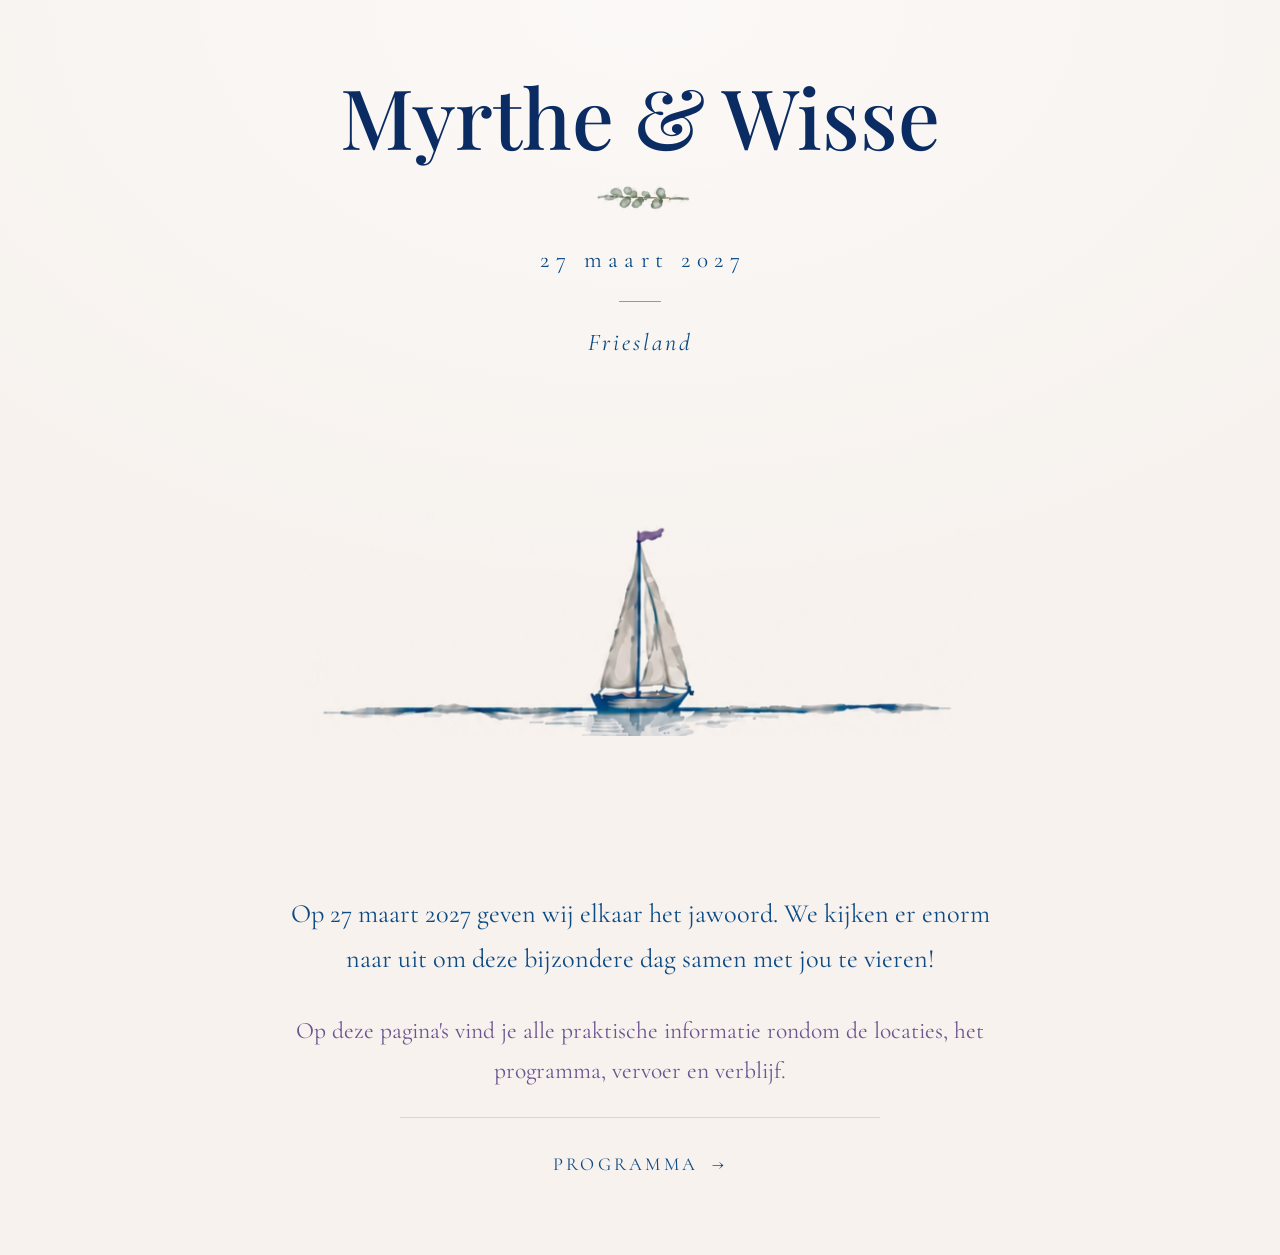
<file: index.html>
<!DOCTYPE html>
<html lang="nl">
<head>
<meta charset="UTF-8">
<meta name="viewport" content="width=device-width, initial-scale=1.0">
<title>Myrthe & Wisse · 27 maart 2027</title>
<meta name="description" content="De bruiloft van Myrthe & Wisse op 27 maart 2027 in Friesland.">
<meta name="theme-color" content="#F7F2EE">
<link rel="preconnect" href="https://fonts.googleapis.com">
<link rel="preconnect" href="https://fonts.gstatic.com" crossorigin>
<link href="https://fonts.googleapis.com/css2?family=Cormorant+Garamond:ital,wght@0,300;0,400;0,500;0,600;1,400&family=Playfair+Display:wght@400;500&display=swap" rel="stylesheet">
<link rel="stylesheet" href="style.css">
</head>
<body>

<header class="topbar topbar--hero">
  <a class="topbar__names" href="./">Myrthe &amp; Wisse</a>
  <button class="topbar__knop" type="button" aria-expanded="false" aria-controls="hoofdmenu">Menu</button>
  <nav class="topbar__nav" id="hoofdmenu" aria-label="Hoofdmenu">
      <a href="./" aria-current="page">Welkom</a>
      <a href="programma">Programma</a>
      <a href="dresscode">Dresscode</a>
      <a href="locaties">Locaties</a>
      <a href="vervoer">Vervoer</a>
      <a href="overnachten">Overnachten</a>
      <a href="contact">Contact</a>
      <a href="rsvp">RSVP</a>
  </nav>
</header>

<main class="hero">
  <h1 class="hero__names">Myrthe &amp; Wisse</h1>
  <img class="hero__leaf" src="imgs/takje-klein.png" width="192" height="52" alt="" aria-hidden="true">
  <p class="hero__date">27 maart 2027</p>
  <span class="rule" aria-hidden="true"></span>
  <p class="hero__place">Friesland</p>
  <div class="hero__stage" role="img" aria-label="Illustratie van een zeilboot, afgewisseld met foto&#39;s van Myrthe en Wisse op het water">
    <img class="hero__slide hero__slide--boat is-active" src="imgs/boot.png" width="653" height="220" alt="">
    <img class="hero__slide" src="imgs/samen-op-het-water.jpg" width="1200" height="902" alt="" loading="lazy" decoding="async">
    <img class="hero__slide" src="imgs/samen-zeilen.jpg" width="1200" height="902" alt="" loading="lazy" decoding="async">
    <img class="hero__slide" src="imgs/zonsondergang.jpg" width="1200" height="900" alt="" loading="lazy" decoding="async">
    <img class="hero__slide" src="imgs/aan-boord.jpg" width="879" height="1200" alt="" loading="lazy" decoding="async">
    <img class="hero__slide" src="imgs/surfles.jpg" width="1200" height="900" alt="" loading="lazy" decoding="async">
  </div>

  <div class="prose">
    <p class="lead">Op 27 maart 2027 geven wij elkaar het jawoord. We kijken er enorm naar uit om deze bijzondere dag samen met jou te vieren!</p>
    <p>Op deze pagina&#39;s vind je alle praktische informatie rondom de locaties, het programma, vervoer en verblijf.</p>
  </div>

    <nav class="pager" aria-label="Volgende pagina">
      <a href="programma">Programma <span aria-hidden="true">&rarr;</span></a>
    </nav>
</main>

<script src="script.js"></script>
</body>
</html>
</file>
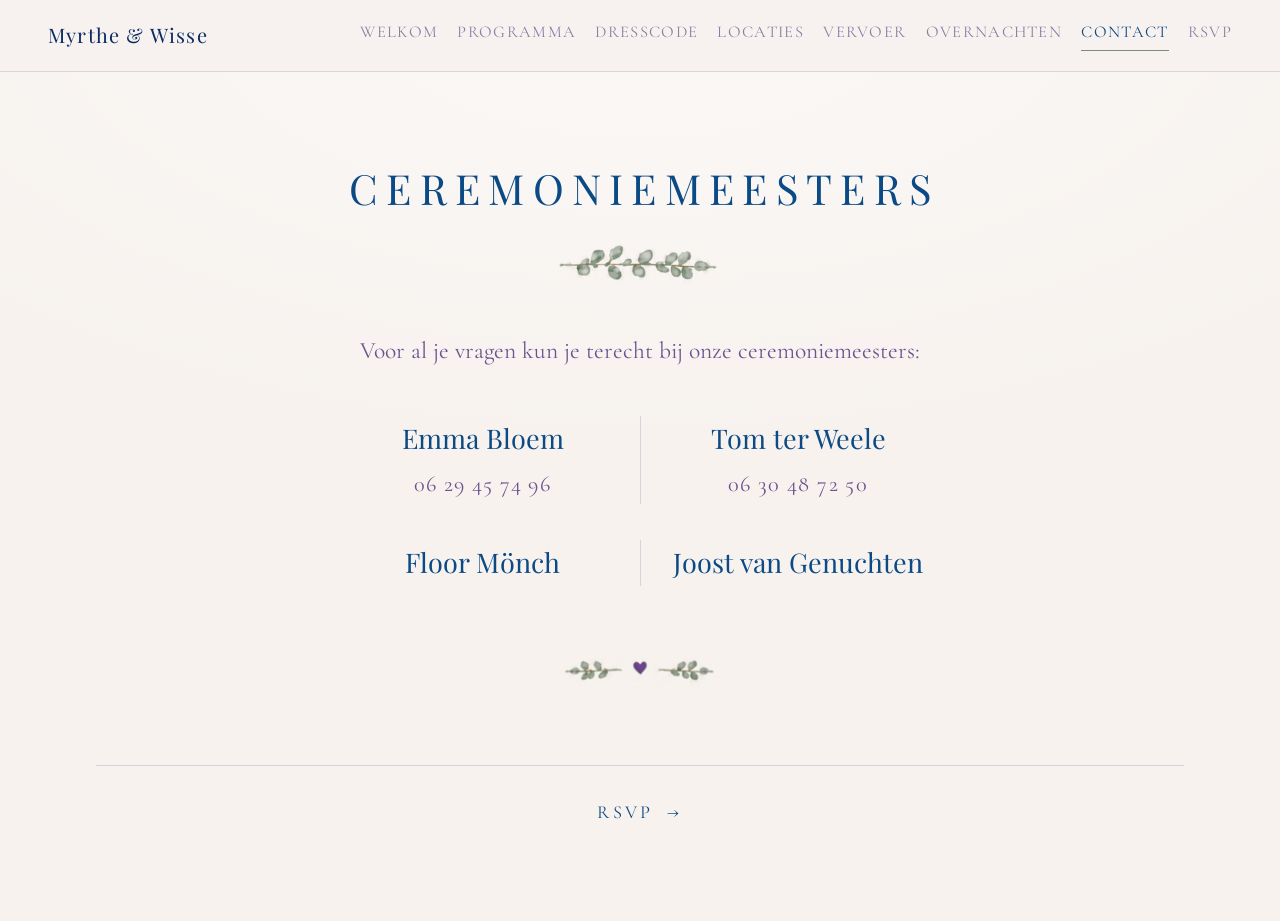
<file: contact.html>
<!DOCTYPE html>
<html lang="nl">
<head>
<meta charset="UTF-8">
<meta name="viewport" content="width=device-width, initial-scale=1.0">
<title>Ceremoniemeesters · Myrthe & Wisse</title>
<meta name="description" content="Onze ceremoniemeesters: Emma Bloem, Tom ter Weele, Floor Mönch en Joost van Genuchten.">
<meta name="theme-color" content="#F7F2EE">
<link rel="preconnect" href="https://fonts.googleapis.com">
<link rel="preconnect" href="https://fonts.gstatic.com" crossorigin>
<link href="https://fonts.googleapis.com/css2?family=Cormorant+Garamond:ital,wght@0,300;0,400;0,500;0,600;1,400&family=Playfair+Display:wght@400;500&display=swap" rel="stylesheet">
<link rel="stylesheet" href="style.css">
</head>
<body>

<header class="topbar">
  <a class="topbar__names" href="./">Myrthe &amp; Wisse</a>
  <button class="topbar__knop" type="button" aria-expanded="false" aria-controls="hoofdmenu">Menu</button>
  <nav class="topbar__nav" id="hoofdmenu" aria-label="Hoofdmenu">
      <a href="./">Welkom</a>
      <a href="programma">Programma</a>
      <a href="dresscode">Dresscode</a>
      <a href="locaties">Locaties</a>
      <a href="vervoer">Vervoer</a>
      <a href="overnachten">Overnachten</a>
      <a href="contact" aria-current="page">Contact</a>
      <a href="rsvp">RSVP</a>
  </nav>
</header>

<main class="page">
  <div class="page__head">
    <h1 class="page__title">Ceremoniemeesters</h1>
    <img class="divider" src="imgs/takje.png" width="247" height="59" alt="" aria-hidden="true">
  </div>

  <p class="page__intro">Voor al je vragen kun je terecht bij onze ceremoniemeesters:</p>

  <div class="hosts">
    <div class="hosts__person">
      <p class="hosts__name">Emma Bloem</p>
      <a class="hosts__tel" href="tel:+31629457496">06 29 45 74 96</a>
    </div>
    <div class="hosts__person">
      <p class="hosts__name">Tom ter Weele</p>
      <a class="hosts__tel" href="tel:+31630487250">06 30 48 72 50</a>
    </div>
    <div class="hosts__person">
      <p class="hosts__name">Floor M&ouml;nch</p>
    </div>
    <div class="hosts__person">
      <p class="hosts__name">Joost van Genuchten</p>
    </div>
  </div>

  <img class="ornament ornament--end" src="imgs/takje-hart.png" width="172" height="47" alt="" aria-hidden="true">


    <nav class="pager" aria-label="Volgende pagina">
      <a href="rsvp">RSVP <span aria-hidden="true">&rarr;</span></a>
    </nav>
</main>

<script src="script.js"></script>
</body>
</html>
</file>
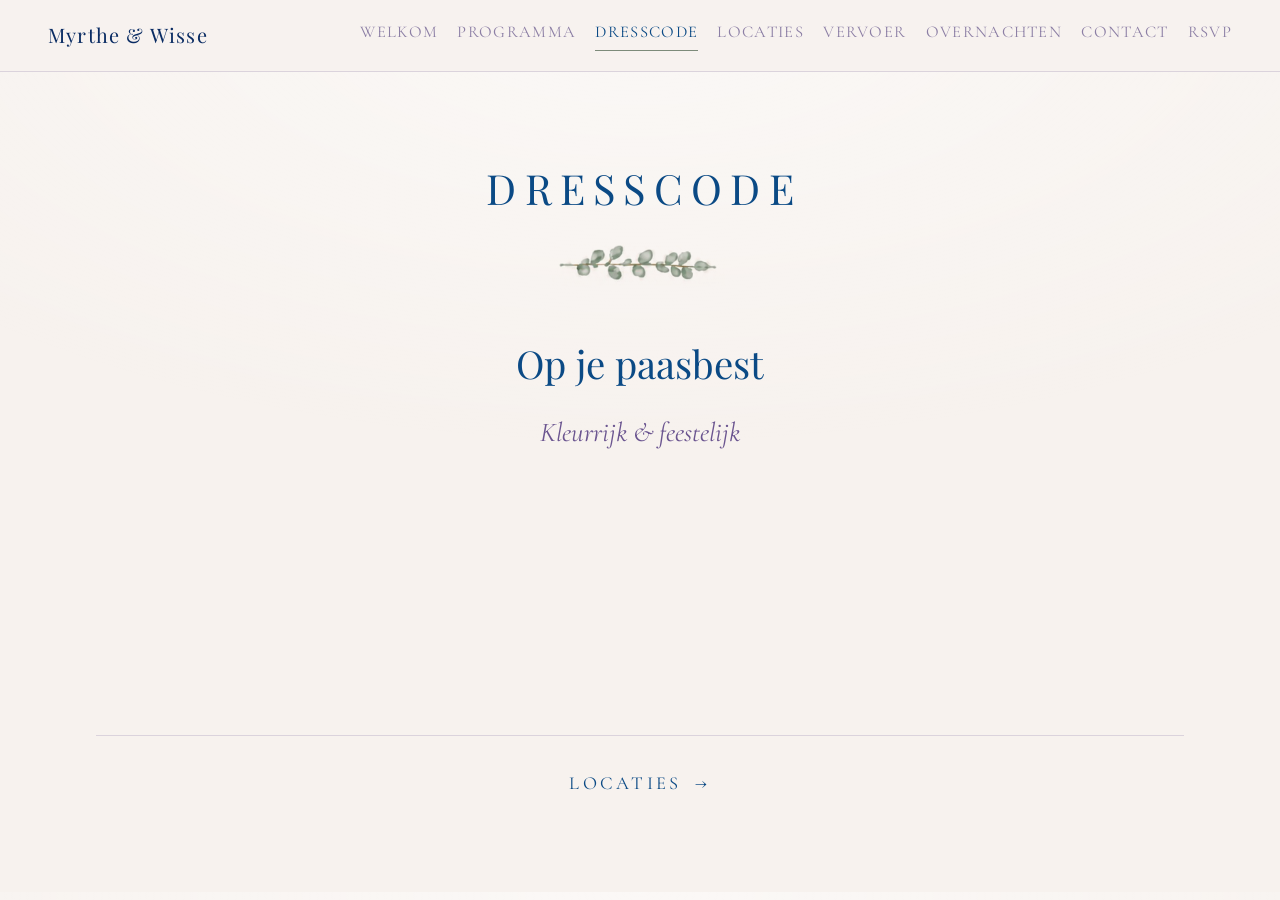
<file: dresscode.html>
<!DOCTYPE html>
<html lang="nl">
<head>
<meta charset="UTF-8">
<meta name="viewport" content="width=device-width, initial-scale=1.0">
<title>Dresscode · Myrthe & Wisse</title>
<meta name="description" content="De dresscode voor de bruiloft van Myrthe & Wisse: op je paasbest, kleurrijk & feestelijk.">
<meta name="theme-color" content="#F7F2EE">
<link rel="preconnect" href="https://fonts.googleapis.com">
<link rel="preconnect" href="https://fonts.gstatic.com" crossorigin>
<link href="https://fonts.googleapis.com/css2?family=Cormorant+Garamond:ital,wght@0,300;0,400;0,500;0,600;1,400&family=Playfair+Display:wght@400;500&display=swap" rel="stylesheet">
<link rel="stylesheet" href="style.css">
</head>
<body>

<header class="topbar">
  <a class="topbar__names" href="./">Myrthe &amp; Wisse</a>
  <button class="topbar__knop" type="button" aria-expanded="false" aria-controls="hoofdmenu">Menu</button>
  <nav class="topbar__nav" id="hoofdmenu" aria-label="Hoofdmenu">
      <a href="./">Welkom</a>
      <a href="programma">Programma</a>
      <a href="dresscode" aria-current="page">Dresscode</a>
      <a href="locaties">Locaties</a>
      <a href="vervoer">Vervoer</a>
      <a href="overnachten">Overnachten</a>
      <a href="contact">Contact</a>
      <a href="rsvp">RSVP</a>
  </nav>
</header>

<main class="page">
  <div class="page__head">
    <h1 class="page__title">Dresscode</h1>
    <img class="divider" src="imgs/takje.png" width="247" height="59" alt="" aria-hidden="true">
  </div>

  <p class="statement">Op je paasbest</p>
  <p class="statement statement--sub">Kleurrijk &amp; feestelijk</p>


    <nav class="pager" aria-label="Volgende pagina">
      <a href="locaties">Locaties <span aria-hidden="true">&rarr;</span></a>
    </nav>
</main>

<script src="script.js"></script>
</body>
</html>
</file>
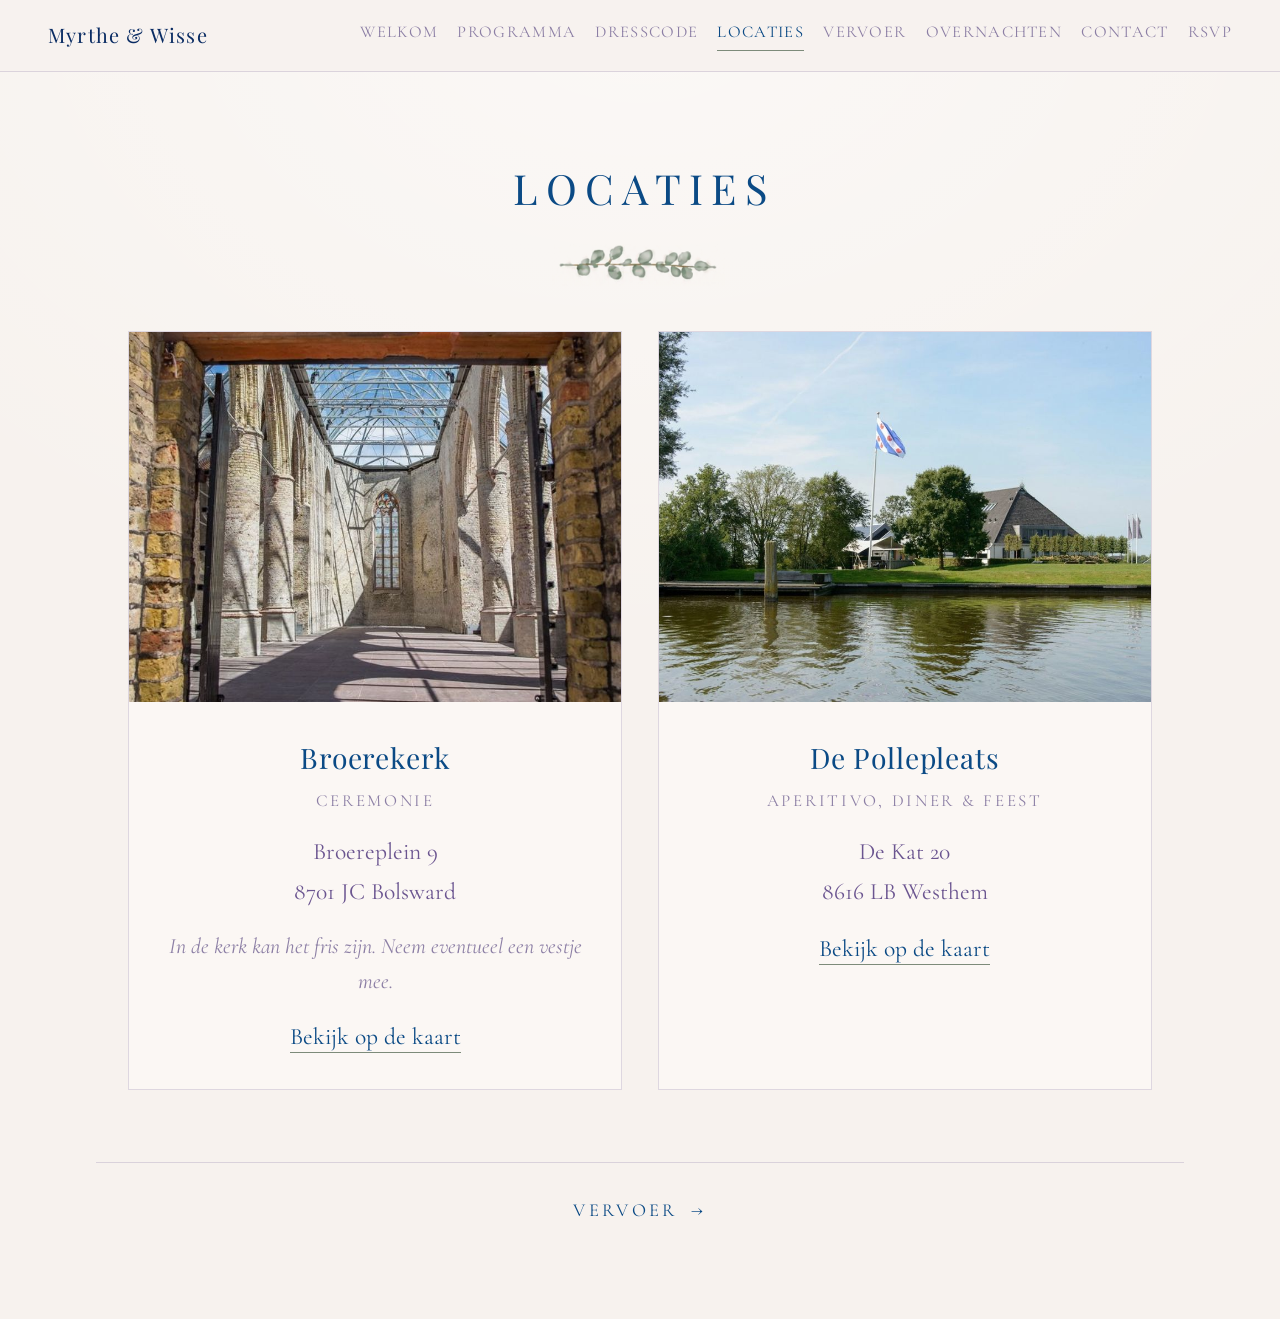
<file: locaties.html>
<!DOCTYPE html>
<html lang="nl">
<head>
<meta charset="UTF-8">
<meta name="viewport" content="width=device-width, initial-scale=1.0">
<title>Locaties · Myrthe & Wisse</title>
<meta name="description" content="De locaties: Broerekerk in Bolsward en De Pollepleats in Westhem.">
<meta name="theme-color" content="#F7F2EE">
<link rel="preconnect" href="https://fonts.googleapis.com">
<link rel="preconnect" href="https://fonts.gstatic.com" crossorigin>
<link href="https://fonts.googleapis.com/css2?family=Cormorant+Garamond:ital,wght@0,300;0,400;0,500;0,600;1,400&family=Playfair+Display:wght@400;500&display=swap" rel="stylesheet">
<link rel="stylesheet" href="style.css">
</head>
<body>

<header class="topbar">
  <a class="topbar__names" href="./">Myrthe &amp; Wisse</a>
  <button class="topbar__knop" type="button" aria-expanded="false" aria-controls="hoofdmenu">Menu</button>
  <nav class="topbar__nav" id="hoofdmenu" aria-label="Hoofdmenu">
      <a href="./">Welkom</a>
      <a href="programma">Programma</a>
      <a href="dresscode">Dresscode</a>
      <a href="locaties" aria-current="page">Locaties</a>
      <a href="vervoer">Vervoer</a>
      <a href="overnachten">Overnachten</a>
      <a href="contact">Contact</a>
      <a href="rsvp">RSVP</a>
  </nav>
</header>

<main class="page">
  <div class="page__head">
    <h1 class="page__title">Locaties</h1>
    <img class="divider" src="imgs/takje.png" width="247" height="59" alt="" aria-hidden="true">
  </div>

  <div class="cards">
    <article class="card card--place">
      <img class="card__photo card__photo--kerk" src="imgs/broerekerk.jpg" width="667" height="1000"
           alt="De Broerekerk in Bolsward: oude bakstenen muren onder een glazen dak" loading="lazy" decoding="async">
      <div class="card__body">
        <h2 class="card__title">Broerekerk</h2>
        <p class="card__meta">Ceremonie</p>
        <address>Broereplein 9<br>8701 JC Bolsward</address>
        <p class="card__note">In de kerk kan het fris zijn. Neem eventueel een vestje mee.</p>
        <a class="link" href="https://www.google.com/maps/search/?api=1&amp;query=Broerekerk%2C+Broereplein+9%2C+8701+JC+Bolsward" target="_blank" rel="noopener">Bekijk op de kaart</a>
      </div>
    </article>

    <article class="card card--place">
      <img class="card__photo" src="imgs/pollepleats.jpg" width="1000" height="668"
           alt="De Pollepleats in Westhem, gezien vanaf het water met de Friese vlag" loading="lazy" decoding="async">
      <div class="card__body">
        <h2 class="card__title">De Pollepleats</h2>
        <p class="card__meta">Aperitivo, diner &amp; feest</p>
        <address>De Kat 20<br>8616 LB Westhem</address>
        <a class="link" href="https://www.google.com/maps/search/?api=1&amp;query=De+Pollepleats%2C+De+Kat+20%2C+8616+LB+Westhem" target="_blank" rel="noopener">Bekijk op de kaart</a>
      </div>
    </article>
  </div>


    <nav class="pager" aria-label="Volgende pagina">
      <a href="vervoer">Vervoer <span aria-hidden="true">&rarr;</span></a>
    </nav>
</main>

<script src="script.js"></script>
</body>
</html>
</file>
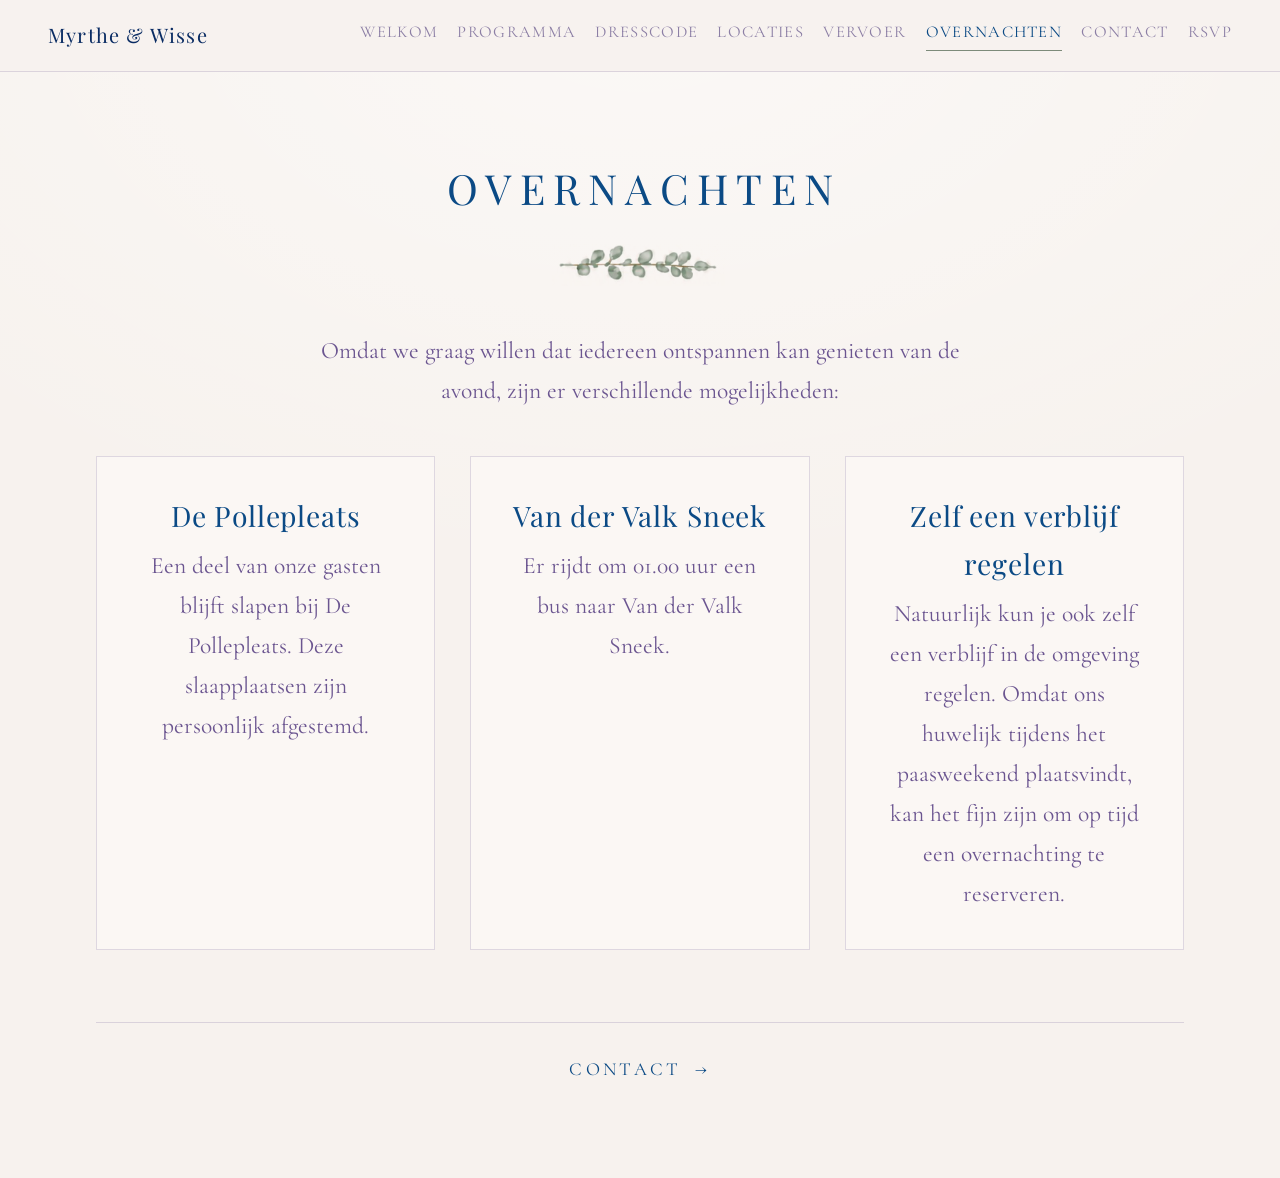
<file: overnachten.html>
<!DOCTYPE html>
<html lang="nl">
<head>
<meta charset="UTF-8">
<meta name="viewport" content="width=device-width, initial-scale=1.0">
<title>Overnachten · Myrthe & Wisse</title>
<meta name="description" content="Overnachtingsmogelijkheden rondom de bruiloft van Myrthe & Wisse.">
<meta name="theme-color" content="#F7F2EE">
<link rel="preconnect" href="https://fonts.googleapis.com">
<link rel="preconnect" href="https://fonts.gstatic.com" crossorigin>
<link href="https://fonts.googleapis.com/css2?family=Cormorant+Garamond:ital,wght@0,300;0,400;0,500;0,600;1,400&family=Playfair+Display:wght@400;500&display=swap" rel="stylesheet">
<link rel="stylesheet" href="style.css">
</head>
<body>

<header class="topbar">
  <a class="topbar__names" href="./">Myrthe &amp; Wisse</a>
  <button class="topbar__knop" type="button" aria-expanded="false" aria-controls="hoofdmenu">Menu</button>
  <nav class="topbar__nav" id="hoofdmenu" aria-label="Hoofdmenu">
      <a href="./">Welkom</a>
      <a href="programma">Programma</a>
      <a href="dresscode">Dresscode</a>
      <a href="locaties">Locaties</a>
      <a href="vervoer">Vervoer</a>
      <a href="overnachten" aria-current="page">Overnachten</a>
      <a href="contact">Contact</a>
      <a href="rsvp">RSVP</a>
  </nav>
</header>

<main class="page">
  <div class="page__head">
    <h1 class="page__title">Overnachten</h1>
    <img class="divider" src="imgs/takje.png" width="247" height="59" alt="" aria-hidden="true">
  </div>

  <p class="page__intro">Omdat we graag willen dat iedereen ontspannen kan genieten van de avond, zijn er verschillende mogelijkheden:</p>

  <div class="cards cards--three">
    <article class="card">
      <h2 class="card__title">De Pollepleats</h2>
      <p>Een deel van onze gasten blijft slapen bij De Pollepleats. Deze slaapplaatsen zijn persoonlijk afgestemd.</p>
    </article>
    <article class="card">
      <h2 class="card__title">Van der Valk Sneek</h2>
      <p>Er rijdt om 01.00 uur een bus naar Van der Valk Sneek.</p>
    </article>
    <article class="card">
      <h2 class="card__title">Zelf een verblijf regelen</h2>
      <p>Natuurlijk kun je ook zelf een verblijf in de omgeving regelen. Omdat ons huwelijk tijdens het paasweekend plaatsvindt, kan het fijn zijn om op tijd een overnachting te reserveren.</p>
    </article>
  </div>


    <nav class="pager" aria-label="Volgende pagina">
      <a href="contact">Contact <span aria-hidden="true">&rarr;</span></a>
    </nav>
</main>

<script src="script.js"></script>
</body>
</html>
</file>
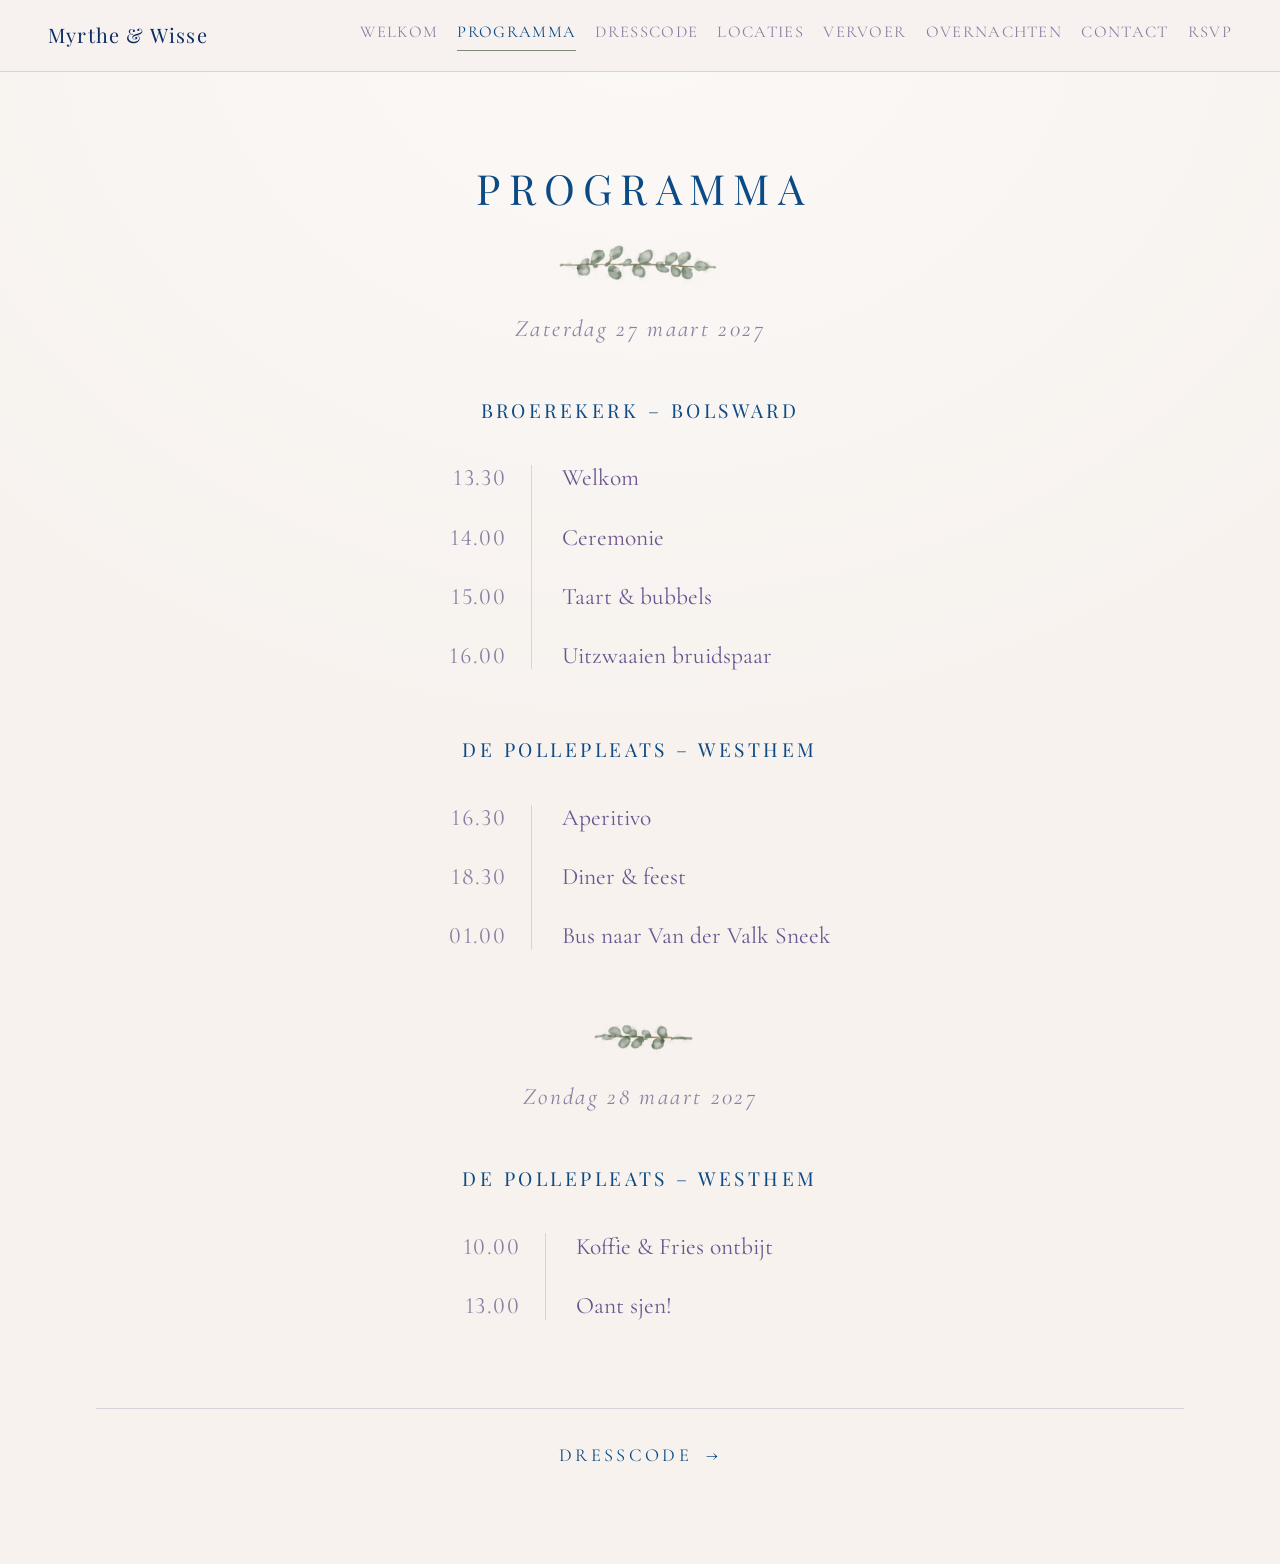
<file: programma.html>
<!DOCTYPE html>
<html lang="nl">
<head>
<meta charset="UTF-8">
<meta name="viewport" content="width=device-width, initial-scale=1.0">
<title>Programma · Myrthe & Wisse</title>
<meta name="description" content="Het programma van zaterdag 27 maart 2027 en de zondagochtend erna.">
<meta name="theme-color" content="#F7F2EE">
<link rel="preconnect" href="https://fonts.googleapis.com">
<link rel="preconnect" href="https://fonts.gstatic.com" crossorigin>
<link href="https://fonts.googleapis.com/css2?family=Cormorant+Garamond:ital,wght@0,300;0,400;0,500;0,600;1,400&family=Playfair+Display:wght@400;500&display=swap" rel="stylesheet">
<link rel="stylesheet" href="style.css">
</head>
<body>

<header class="topbar">
  <a class="topbar__names" href="./">Myrthe &amp; Wisse</a>
  <button class="topbar__knop" type="button" aria-expanded="false" aria-controls="hoofdmenu">Menu</button>
  <nav class="topbar__nav" id="hoofdmenu" aria-label="Hoofdmenu">
      <a href="./">Welkom</a>
      <a href="programma" aria-current="page">Programma</a>
      <a href="dresscode">Dresscode</a>
      <a href="locaties">Locaties</a>
      <a href="vervoer">Vervoer</a>
      <a href="overnachten">Overnachten</a>
      <a href="contact">Contact</a>
      <a href="rsvp">RSVP</a>
  </nav>
</header>

<main class="page">
  <div class="page__head">
    <h1 class="page__title">Programma</h1>
    <img class="divider" src="imgs/takje.png" width="247" height="59" alt="" aria-hidden="true">
    <p class="page__kicker">Zaterdag 27 maart 2027</p>
  </div>

  <div class="schedule">
    <h2 class="schedule__place">Broerekerk &ndash; Bolsward</h2>
    <ol class="timeline">
      <li><span class="timeline__time">13.30</span><span class="timeline__what">Welkom</span></li>
      <li><span class="timeline__time">14.00</span><span class="timeline__what">Ceremonie</span></li>
      <li><span class="timeline__time">15.00</span><span class="timeline__what">Taart &amp; bubbels</span></li>
      <li><span class="timeline__time">16.00</span><span class="timeline__what">Uitzwaaien bruidspaar</span></li>
    </ol>

    <h2 class="schedule__place">De Pollepleats &ndash; Westhem</h2>
    <ol class="timeline">
      <li><span class="timeline__time">16.30</span><span class="timeline__what">Aperitivo</span></li>
      <li><span class="timeline__time">18.30</span><span class="timeline__what">Diner &amp; feest</span></li>
      <li><span class="timeline__time">01.00</span><span class="timeline__what">Bus naar Van der Valk Sneek</span></li>
    </ol>
  </div>

  <div class="page__head">
    <img class="ornament" src="imgs/takje-klein.png" width="192" height="52" alt="" aria-hidden="true">
    <p class="page__kicker">Zondag 28 maart 2027</p>
  </div>
  

  <div class="schedule">
    <h2 class="schedule__place">De Pollepleats &ndash; Westhem</h2>
    <ol class="timeline">
      <li><span class="timeline__time">10.00</span><span class="timeline__what">Koffie &amp; Fries ontbijt</span></li>
      <li><span class="timeline__time">13.00</span><span class="timeline__what">Oant sjen!</span></li>
    </ol>
  </div>

  
    <nav class="pager" aria-label="Volgende pagina">
      <a href="dresscode">Dresscode <span aria-hidden="true">&rarr;</span></a>
    </nav>
</main>

<script src="script.js"></script>
</body>
</html>
</file>
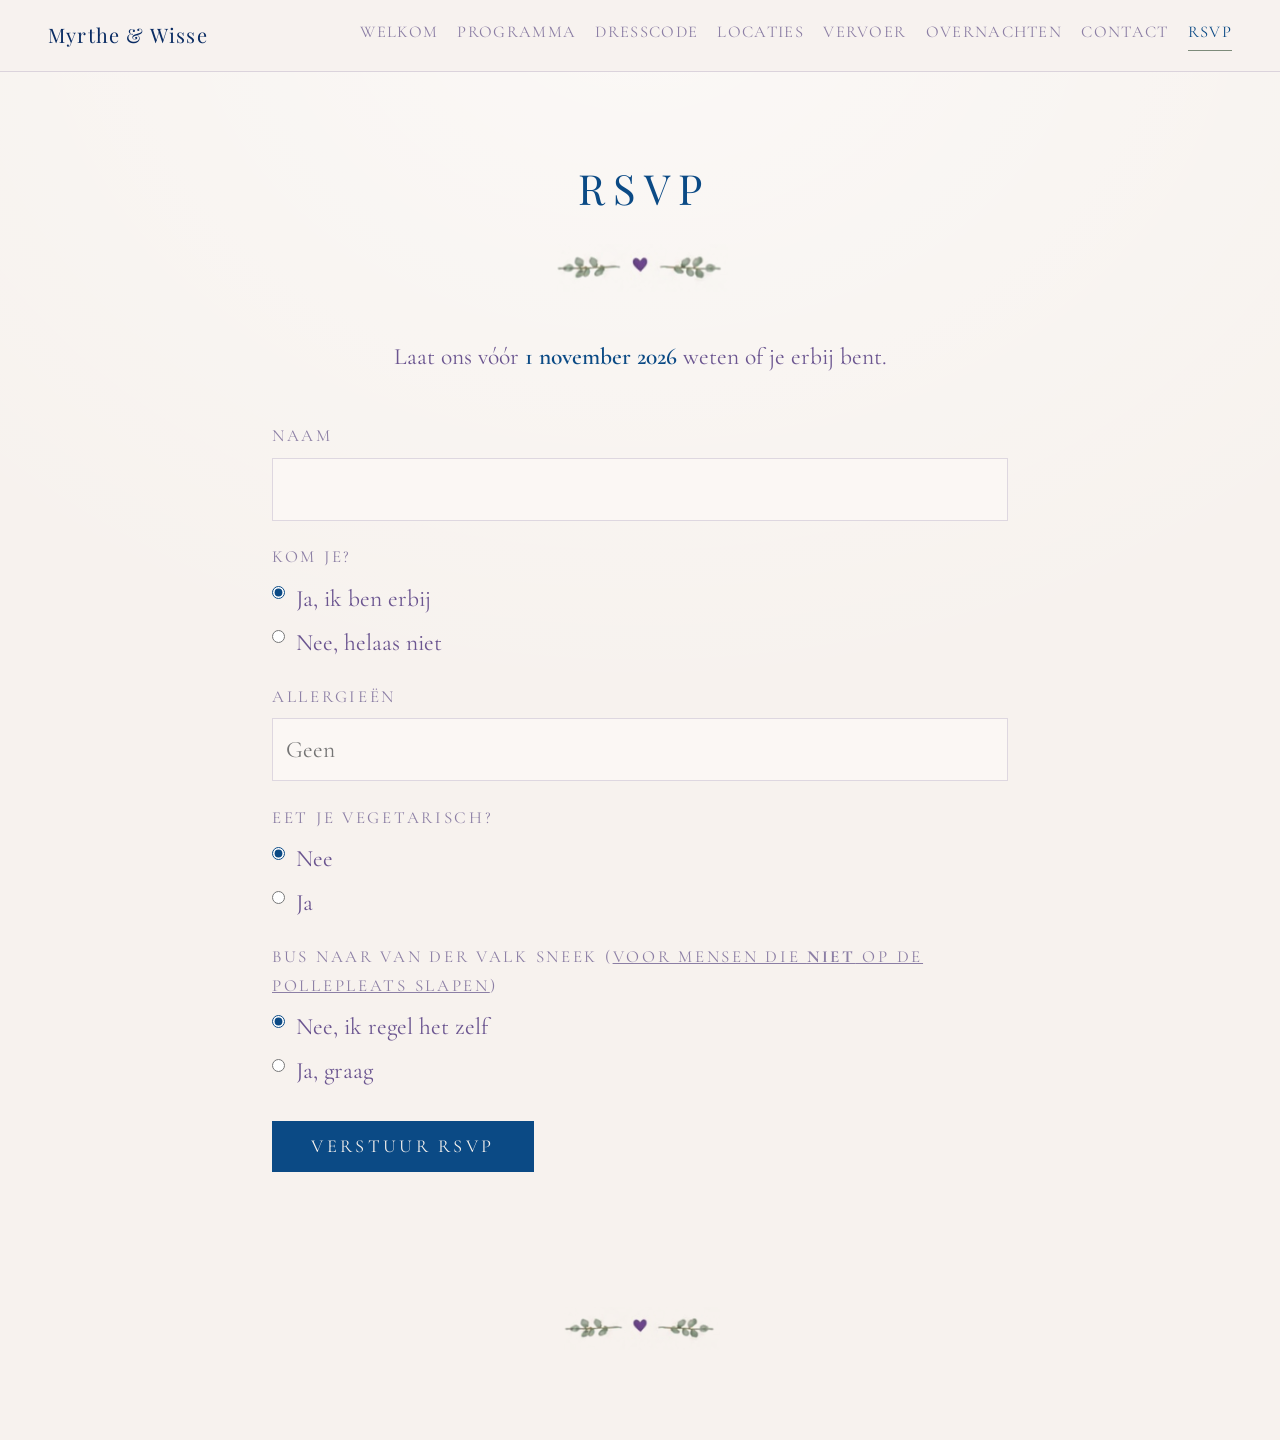
<file: rsvp.html>
<!DOCTYPE html>
<html lang="nl">
<head>
<meta charset="UTF-8">
<meta name="viewport" content="width=device-width, initial-scale=1.0">
<title>RSVP · Myrthe & Wisse</title>
<meta name="description" content="Laat ons weten of je erbij bent.">
<meta name="theme-color" content="#F7F2EE">
<link rel="preconnect" href="https://fonts.googleapis.com">
<link rel="preconnect" href="https://fonts.gstatic.com" crossorigin>
<link href="https://fonts.googleapis.com/css2?family=Cormorant+Garamond:ital,wght@0,300;0,400;0,500;0,600;1,400&family=Playfair+Display:wght@400;500&display=swap" rel="stylesheet">
<link rel="stylesheet" href="style.css">
</head>
<body>

<header class="topbar">
  <a class="topbar__names" href="./">Myrthe &amp; Wisse</a>
  <button class="topbar__knop" type="button" aria-expanded="false" aria-controls="hoofdmenu">Menu</button>
  <nav class="topbar__nav" id="hoofdmenu" aria-label="Hoofdmenu">
      <a href="./">Welkom</a>
      <a href="programma">Programma</a>
      <a href="dresscode">Dresscode</a>
      <a href="locaties">Locaties</a>
      <a href="vervoer">Vervoer</a>
      <a href="overnachten">Overnachten</a>
      <a href="contact">Contact</a>
      <a href="rsvp" aria-current="page">RSVP</a>
  </nav>
</header>

<main class="page">
  <div class="page__head">
    <h1 class="page__title">RSVP</h1>
    <img class="divider" src="imgs/takje-hart.png" width="172" height="47" alt="" aria-hidden="true">
  </div>

  <p class="page__intro">Laat ons v&oacute;&oacute;r <strong data-rsvp-deadline>[datum]</strong> weten of je erbij bent.
  </p>

  <form class="rsvp" id="rsvp-form" novalidate>
    <div class="field">
      <label for="naam">Naam</label>
      <input id="naam" name="naam" type="text" autocomplete="name" required>
    </div>

    <fieldset class="field">
      <legend>Kom je?</legend>
      <div class="choices">
        <label class="choice"><input type="radio" name="komt" value="ja" checked> Ja, ik ben erbij</label>
        <label class="choice"><input type="radio" name="komt" value="nee"> Nee, helaas niet</label>
      </div>
    </fieldset>

    <div class="field">
      <label for="allergie">Allergie&euml;n</label>
      <input id="allergie" name="allergie" type="text" placeholder="Geen">
    </div>

    <fieldset class="field">
      <legend>Eet je vegetarisch?</legend>
      <div class="choices">
        <label class="choice"><input type="radio" name="vega" value="nee" checked> Nee</label>
        <label class="choice"><input type="radio" name="vega" value="ja"> Ja</label>
      </div>
    </fieldset>

    <fieldset class="field">
      <legend>Bus naar Van der Valk Sneek (<u>voor mensen die <b>niet</b> op de Pollepleats slapen</u>)</legend>
      <div class="choices">
        <label class="choice"><input type="radio" name="bus" value="nee" checked> Nee, ik regel het zelf</label>
        <label class="choice"><input type="radio" name="bus" value="ja"> Ja, graag</label>
      </div>
    </fieldset>

    <button class="button" type="submit">Verstuur RSVP</button>

  </form>

  <img class="ornament ornament--end" src="imgs/takje-hart.png" width="172" height="47" alt="" aria-hidden="true">

</main>

<script src="script.js"></script>
</body>
</html>
</file>
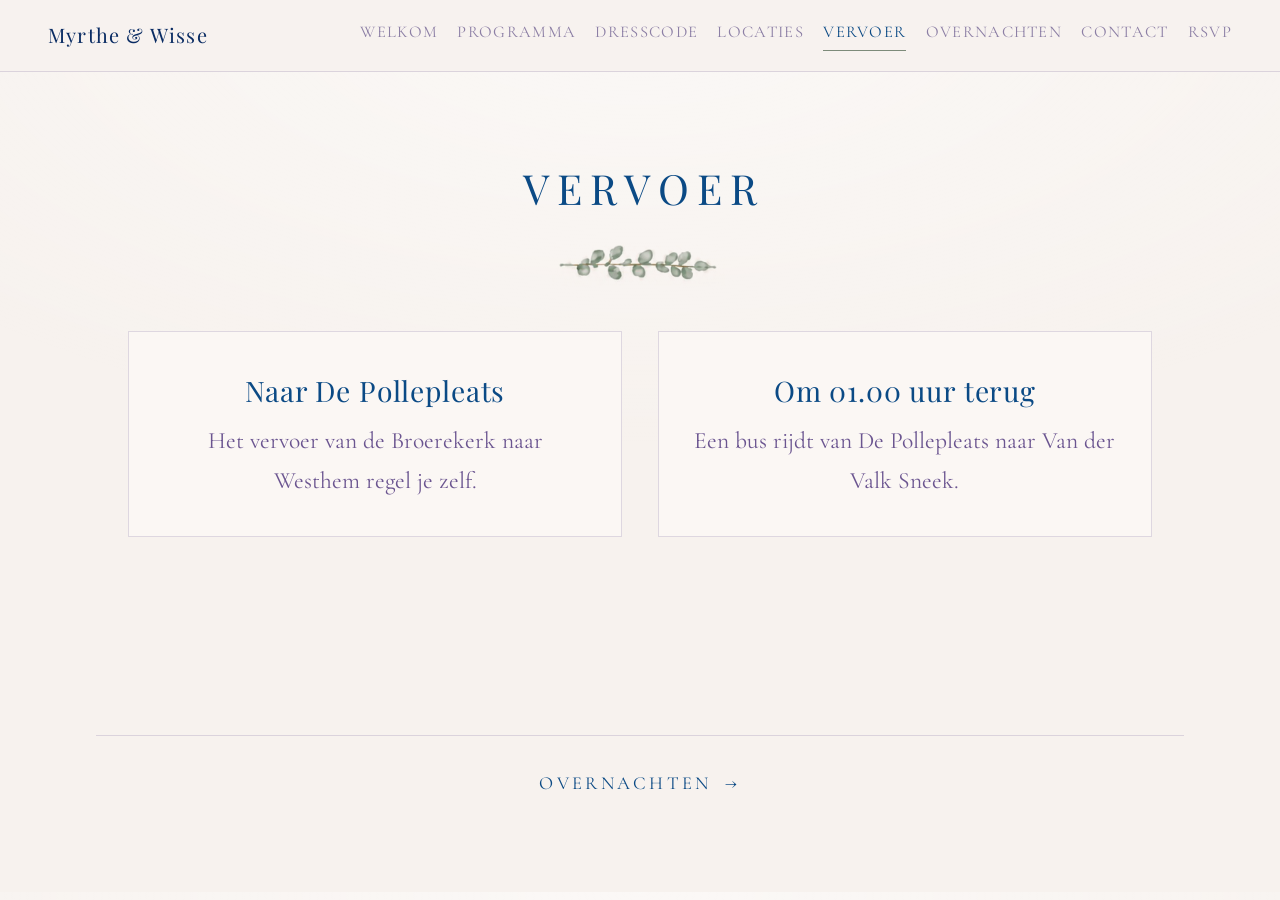
<file: vervoer.html>
<!DOCTYPE html>
<html lang="nl">
<head>
<meta charset="UTF-8">
<meta name="viewport" content="width=device-width, initial-scale=1.0">
<title>Vervoer · Myrthe & Wisse</title>
<meta name="description" content="Vervoer tussen de Broerekerk en De Pollepleats, en de bus naar Van der Valk Sneek.">
<meta name="theme-color" content="#F7F2EE">
<link rel="preconnect" href="https://fonts.googleapis.com">
<link rel="preconnect" href="https://fonts.gstatic.com" crossorigin>
<link href="https://fonts.googleapis.com/css2?family=Cormorant+Garamond:ital,wght@0,300;0,400;0,500;0,600;1,400&family=Playfair+Display:wght@400;500&display=swap" rel="stylesheet">
<link rel="stylesheet" href="style.css">
</head>
<body>

<header class="topbar">
  <a class="topbar__names" href="./">Myrthe &amp; Wisse</a>
  <button class="topbar__knop" type="button" aria-expanded="false" aria-controls="hoofdmenu">Menu</button>
  <nav class="topbar__nav" id="hoofdmenu" aria-label="Hoofdmenu">
      <a href="./">Welkom</a>
      <a href="programma">Programma</a>
      <a href="dresscode">Dresscode</a>
      <a href="locaties">Locaties</a>
      <a href="vervoer" aria-current="page">Vervoer</a>
      <a href="overnachten">Overnachten</a>
      <a href="contact">Contact</a>
      <a href="rsvp">RSVP</a>
  </nav>
</header>

<main class="page">
  <div class="page__head">
    <h1 class="page__title">Vervoer</h1>
    <img class="divider" src="imgs/takje.png" width="247" height="59" alt="" aria-hidden="true">
  </div>

  <div class="cards">
    <article class="card">
      <h2 class="card__title">Naar De Pollepleats</h2>
      <p>Het vervoer van de Broerekerk naar Westhem regel je zelf.</p>
    </article>

    <article class="card">
      <h2 class="card__title">Om 01.00 uur terug</h2>
      <p>Een bus rijdt van De Pollepleats naar Van der Valk Sneek.</p>
    </article>
  </div>


    <nav class="pager" aria-label="Volgende pagina">
      <a href="overnachten">Overnachten <span aria-hidden="true">&rarr;</span></a>
    </nav>
</main>

<script src="script.js"></script>
</body>
</html>
</file>
<file: style.css>
/* =========================================================
   Myrthe & Wisse — 27 maart 2027
   Kleuren overgenomen van de trouwkaart:
   warm papier, blauwe koppen, paarse tekst, zacht groen takje
   ========================================================= */

:root {
  --paper:        #F7F2EE;   /* warm gebroken wit */
  --paper-soft:   #FBF7F4;   /* iets lichter vlak */
  --navy:         #0B4A85;   /* koppen */
  --navy-deep:    #0A2C63;   /* namen op de voorpagina */
  --purple:       #6B5590;   /* lopende tekst */
  --purple-soft:  #8C7FA5;   /* tijden, labels, accenten */
  --sage:         #7D8B7A;   /* groen van de takjes: onderstrepingen */
  --line:         rgba(107, 85, 144, .2);

  --serif-display: "Playfair Display", "Iowan Old Style", Georgia, serif;
  --serif-text:    "Cormorant Garamond", "EB Garamond", Georgia, serif;

  --measure: min(44rem, 100%);
  --gutter: clamp(1.25rem, 5vw, 3rem);
  --topbar: 5rem;

  color-scheme: light;
}

*, *::before, *::after { box-sizing: border-box; }

html { -webkit-text-size-adjust: 100%; }

body {
  margin: 0;
  background-color: var(--paper);
  background-image: radial-gradient(120% 80% at 50% 0%, rgba(255, 255, 255, .5), transparent 62%);
  color: var(--purple);
  font-family: var(--serif-text);
  font-size: clamp(1.25rem, .4vw + 1.15rem, 1.6rem);
  line-height: 1.7;
  text-rendering: optimizeLegibility;
}

p { margin: 0 0 1.1em; }
strong { color: var(--navy); font-weight: 600; }

/* ---------- Navigatie ---------- */

.topbar {
  position: sticky;
  top: 0;
  z-index: 20;
  display: flex;
  align-items: center;
  justify-content: space-between;
  gap: 1.5rem 2rem;
  flex-wrap: wrap;
  padding: 1.15rem var(--gutter);
  background: rgba(247, 242, 238, .94);
  backdrop-filter: blur(8px);
  border-bottom: 1px solid var(--line);
}

.topbar__names {
  font-family: var(--serif-display);
  font-size: .95em;
  letter-spacing: .06em;
  color: var(--navy-deep);
  text-decoration: none;
  white-space: nowrap;
}

.topbar__nav {
  display: flex;
  flex-wrap: wrap;
  gap: .4rem clamp(.9rem, 2.2vw, 1.7rem);
}

.topbar__nav a {
  position: relative;
  padding-bottom: .25rem;
  font-size: .75em;
  letter-spacing: .12em;
  text-transform: uppercase;
  color: var(--purple-soft);
  text-decoration: none;
  white-space: nowrap;
  transition: color .25s ease;
}

.topbar__nav a::after {
  content: "";
  position: absolute;
  left: 0; right: 0; bottom: 0;
  height: 1px;
  background: var(--sage);
  transform: scaleX(0);
  transition: transform .3s ease;
}

.topbar__nav a:hover { color: var(--navy); }
.topbar__nav a[aria-current="page"] { color: var(--navy); }
.topbar__nav a:hover::after,
.topbar__nav a[aria-current="page"]::after { transform: scaleX(1); }

.topbar__knop {
  display: none;
  padding: .35rem .9rem;
  font-family: var(--serif-text);
  font-size: .75em;
  letter-spacing: .16em;
  text-transform: uppercase;
  color: var(--navy);
  background: transparent;
  border: 1px solid var(--line);
  cursor: pointer;
}

/* tussenmaat (ook bij ingezoomd beeld): compacter, zodat de balk op één regel blijft */
@media (max-width: 84rem) {
  .topbar__nav { gap: .3rem clamp(.7rem, 1.6vw, 1.2rem); }
  .topbar__nav a { font-size: .7em; letter-spacing: .08em; }
  .topbar__names { font-size: .85em; }
}

@media (max-width: 68rem) {
  .topbar { padding: .85rem var(--gutter); }
  .topbar__knop { display: block; }

  .topbar__nav {
    display: none;
    flex-basis: 100%;
    flex-direction: column;
    align-items: center;
    gap: .9rem;
    padding: 1.4rem 0 .4rem;
  }

  .topbar__nav.is-open { display: flex; }
  .topbar__nav a { font-size: .85em; }
}

/* op de voorpagina schuift de balk pas in beeld bij hover of een klein stukje scrollen */
.topbar--hero {
  position: fixed;
  top: 0; left: 0; right: 0;
  transform: translateY(-100%);
  opacity: 0;
  transition: transform .45s ease, opacity .45s ease;
}

.topbar--hero.is-visible { transform: none; opacity: 1; }

@media (prefers-reduced-motion: reduce) {
  .topbar--hero { transition: none; }
}

/* ---------- Voorpagina ---------- */

.hero {
  display: flex;
  flex-direction: column;
  align-items: center;
  min-height: 100svh;   /* de balk zweeft erboven en neemt geen ruimte in */
  padding: clamp(2.5rem, 8vh, 5rem) var(--gutter) clamp(3rem, 8vh, 5rem);
  text-align: center;
}

.hero__names {
  margin: 0;
  font-family: var(--serif-display);
  font-weight: 500;
  font-size: clamp(2.7rem, 8.5vw, 5.2rem);
  line-height: 1.05;
  color: var(--navy-deep);
}

.hero__leaf {
  width: 7.5rem;
  height: auto;
  margin: clamp(.8rem, 2.5vh, 1.4rem) 0 clamp(1.1rem, 3vh, 1.9rem);
}

.hero__date {
  margin: 0;
  font-size: clamp(1.05rem, 2.2vw, 1.45rem);
  letter-spacing: .28em;
  text-indent: .28em;
  color: var(--navy);
}

.rule {
  display: block;
  width: 2.6rem;
  height: 1px;
  margin: 1.3rem 0;
  background: var(--navy);
  opacity: .5;
}

.hero__place {
  margin: 0;
  font-style: italic;
  font-size: clamp(1.15rem, 2.6vw, 1.5rem);
  letter-spacing: .12em;
  color: var(--navy);
}

/* boot en foto's wisselen elkaar rustig af */
.hero__stage {
  position: relative;
  width: min(100%, 42rem);
  aspect-ratio: 3 / 2;
  margin: clamp(1rem, 4vh, 2.2rem) 0 clamp(1.5rem, 5vh, 3rem);
}

.hero__slide {
  position: absolute;
  inset: 0;
  width: 100%;
  height: 100%;
  object-fit: contain;   /* niets bijsnijden: ook de staande foto past heel in het kader */
  opacity: 0;
  transition: opacity 1.4s ease;
  filter: saturate(.92);
}

.hero__slide.is-active { opacity: 1; }

.hero__slide--boat { filter: none; }

/* ---------- Binnenpagina's ---------- */

.page {
  display: flex;
  flex-direction: column;
  justify-content: flex-start;  /* elke pagina begint op dezelfde hoogte */
  min-height: calc(100svh - var(--topbar));
  max-width: 74rem;
  margin: 0 auto;
  padding: clamp(3rem, 9vh, 5.5rem) var(--gutter) clamp(3.5rem, 10vh, 6rem);
  text-align: center;
}

.page > * { min-width: 0; }   /* zodat brede blokken op mobiel mogen krimpen */
.page > :nth-last-child(2) { margin-bottom: clamp(3rem, 8vh, 4.5rem); }

.page__head { margin-bottom: clamp(2rem, 5vh, 3rem); }

.page__title,
.hero__names,
.page__kicker,
.statement { text-wrap: balance; }

.page__title {
  margin: 0;
  font-family: var(--serif-display);
  font-weight: 400;
  font-size: clamp(1.7rem, 4vw, 2.6rem);
  letter-spacing: .2em;
  text-indent: .2em;
  text-transform: uppercase;
  color: var(--navy);
}

/* de takjes van de trouwkaart */
.divider {
  display: block;
  width: 11rem;
  height: auto;
  margin: 1.3rem auto 0;
}

.ornament {
  display: block;
  width: 8rem;
  height: auto;
  margin: clamp(2.5rem, 6vh, 3.5rem) auto 0;
}

.ornament--end { width: 10rem; margin-top: clamp(3rem, 7vh, 4rem); }


.page__kicker {
  margin: 1.4rem 0 0;
  font-style: italic;
  font-size: 1em;
  letter-spacing: .1em;
  color: var(--purple-soft);
}

.page__intro,
.prose {
  max-width: var(--measure);
  margin-inline: auto;
}

.lead {
  font-size: 1.12em;
  color: var(--navy);
}

.hero .prose { margin-top: 0; }

.page__intro { margin-bottom: clamp(2rem, 5vh, 2.8rem); }

.statement {
  margin: 0 0 .35em;
  font-family: var(--serif-display);
  font-size: clamp(1.6rem, 4.2vw, 2.4rem);
  font-weight: 400;
  color: var(--navy);
}

.statement--sub {
  margin-bottom: 0;
  font-family: var(--serif-text);
  font-size: clamp(1.25rem, 3vw, 1.7rem);
  font-style: italic;
  color: var(--purple);
}

.statement + .prose { margin-top: 2rem; }

/* ---------- Programma ---------- */

.schedule {
  max-width: min(42rem, 100%);
  margin-inline: auto;
  text-align: left;
}

.schedule__place {
  margin: 3rem 0 1.4rem;
  font-family: var(--serif-display);
  font-weight: 400;
  font-size: .82em;
  letter-spacing: .18em;
  text-transform: uppercase;
  color: var(--navy);
  text-align: center;
}

.schedule__place:first-child { margin-top: 0; }

/* het zondagblok staat los onder het takje */
.schedule + .ornament + .schedule .schedule__place { margin-top: 1.8rem; }

.timeline {
  margin: 0;
  padding: 0;
  list-style: none;
}

.timeline li {
  display: grid;
  grid-template-columns: 5.2rem 1fr;
  gap: 1.9rem;
  padding: .6rem 0;
}

.timeline__time {
  position: relative;
  padding-right: 1.6rem;
  text-align: right;
  font-variant-numeric: lining-nums;
  letter-spacing: .06em;
  color: var(--purple-soft);
}

.timeline__time::after {
  content: "";
  position: absolute;
  top: -.6rem; bottom: -.6rem; right: 0;
  width: 1px;
  background: var(--line);
}

.timeline li:first-child .timeline__time::after { top: .4rem; }
.timeline li:last-child .timeline__time::after { bottom: .4rem; }

.timeline__what { color: var(--purple); }

.timeline__note {
  display: block;
  margin-top: .15rem;
  font-size: .92em;
  font-style: italic;
  line-height: 1.6;
  color: var(--purple-soft);
}

.note {
  max-width: min(32rem, 100%);
  margin: 1.6rem auto 0;   /* het takje erboven is de scheiding */
  font-style: italic;
  font-size: .96em;
  color: var(--purple-soft);
}

/* ---------- Kaarten ---------- */

.cards {
  display: grid;
  gap: clamp(1.5rem, 3vw, 2.2rem);
  grid-template-columns: repeat(auto-fit, minmax(min(15rem, 100%), 1fr));
  max-width: min(64rem, 100%);
  margin: 0 auto;
}

.cards--three { max-width: min(74rem, 100%); }

.card {
  padding: clamp(1.6rem, 3vw, 2.2rem);
  background: var(--paper-soft);
  border: 1px solid var(--line);
}

/* kaart met foto: beeld vult de bovenkant, tekst eronder */
.card--place { padding: 0; overflow: hidden; }

.card__photo {
  display: block;
  width: 100%;
  height: auto;          /* anders wint het height-attribuut van de img */
  aspect-ratio: 4 / 3;
  object-fit: cover;
  filter: saturate(.92);
}

/* de kerkfoto staat rechtop; iets hoger uitsnijden houdt het raam in beeld */
.card__photo--kerk { object-position: center 62%; }

.card__body { padding: clamp(1.5rem, 3vw, 2rem); }

.card__title {
  margin: 0 0 .35rem;
  font-family: var(--serif-display);
  font-weight: 400;
  font-size: 1.2em;
  letter-spacing: .03em;
  color: var(--navy);
}

.card__meta {
  margin: 0 0 1rem;
  font-size: .72em;
  letter-spacing: .16em;
  text-transform: uppercase;
  color: var(--purple-soft);
}

.card p:last-child { margin-bottom: 0; }

.card address {
  margin-bottom: 1.1rem;
  font-style: normal;
  line-height: 1.7;
}

.card__note {
  margin: 0 0 1.1rem;
  font-style: italic;
  font-size: .93em;
  line-height: 1.6;
  color: var(--purple-soft);
}

.link {
  color: var(--navy);
  text-decoration: none;
  border-bottom: 1px solid var(--sage);
  padding-bottom: 1px;
  transition: color .25s ease, border-color .25s ease;
}

.link:hover { color: var(--purple); border-color: var(--purple); }

/* ---------- Ceremoniemeesters ---------- */

.hosts {
  display: grid;
  grid-template-columns: repeat(2, minmax(0, 1fr));
  gap: clamp(1.8rem, 4vh, 2.6rem) 0;
  max-width: min(48rem, 100%);
  margin: 0 auto;
}

.hosts__person { padding: 0 clamp(1rem, 4vw, 2rem); }
.hosts__person:nth-child(even) { border-left: 1px solid var(--line); }

.hosts__name {
  margin: 0;
  font-family: var(--serif-display);
  font-size: 1.15em;
  color: var(--navy);
}

.hosts__tel {
  display: inline-block;
  margin-top: .2rem;
  font-size: .95em;
  letter-spacing: .06em;
  color: var(--purple);
  text-decoration: none;
  transition: color .25s ease;
}

.hosts__tel:hover { color: var(--navy); }

@media (max-width: 30rem) {
  /* lange titels als CEREMONIEMEESTERS zijn één woord en passen anders niet */
  .page__title { font-size: clamp(1.4rem, 6vw, 2rem); letter-spacing: .1em; text-indent: .1em; }

  .hosts { grid-template-columns: 1fr; gap: 1.6rem; }
  .hosts__person { padding: 0; }
  .hosts__person:nth-child(even) { border-left: 0; }
}

/* ---------- RSVP ---------- */

.checklist {
  max-width: 26rem;
  margin: 0 auto clamp(2.5rem, 6vh, 3.5rem);
  padding: 0;
  list-style: none;
}

.checklist li { padding: .7rem 0; }
.checklist li + li { border-top: 1px solid var(--line); }

.rsvp {
  display: grid;
  gap: 1.4rem;
  max-width: min(46rem, 100%);
  margin: 0 auto;
  text-align: left;
}

.field { display: grid; gap: .45rem; margin: 0; padding: 0; border: 0; }
.field--half { max-width: 11rem; }

.field > label,
.field > legend {
  padding: 0;
  font-size: .72em;
  letter-spacing: .16em;
  text-transform: uppercase;
  color: var(--purple-soft);
}

.field > legend { margin-bottom: .55rem; }

input[type="text"],
input[type="email"],
input[type="number"],
textarea {
  width: 100%;
  padding: .65rem .8rem;
  font: inherit;
  font-size: 1em;
  color: var(--purple);
  background: var(--paper-soft);
  border: 1px solid var(--line);
  border-radius: 0;
  transition: border-color .25s ease, background .25s ease;
}

input:focus-visible,
textarea:focus-visible,
button:focus-visible,
a:focus-visible {
  outline: 2px solid var(--sage);
  outline-offset: 3px;
}

input[type="text"]:focus,
input[type="email"]:focus,
input[type="number"]:focus,
textarea:focus { border-color: var(--sage); background: #fff; }

textarea { resize: vertical; }

.choices { display: grid; gap: .55rem; }

.choice {
  display: flex;
  align-items: flex-start;
  gap: .7rem;
  font-size: 1em;
  line-height: 1.5;
  color: var(--purple);
  cursor: pointer;
}

.choice input { margin: .35rem 0 0; accent-color: var(--navy); flex: none; }

.button {
  justify-self: start;
  margin-top: .6rem;
  padding: .85rem 2.4rem;
  font-family: var(--serif-text);
  font-size: .78em;
  letter-spacing: .18em;
  text-transform: uppercase;
  color: var(--paper);
  background: var(--navy);
  border: 1px solid var(--navy);
  cursor: pointer;
  transition: background .2s ease, color .2s ease, transform .08s ease, box-shadow .15s ease;
  -webkit-tap-highlight-color: transparent;
}

/* hover alleen op apparaten met een muis; op een telefoon blijft hij anders "hangen" */
@media (hover: hover) {
  .button:hover:not(:disabled) {
    background: transparent;
    color: var(--navy);
    box-shadow: 0 1px 0 var(--navy);
  }
}

/* ingedrukt: de knop zakt zichtbaar weg */
.button:active:not(:disabled) {
  background: var(--navy-deep);
  color: var(--paper);
  border-color: var(--navy-deep);
  transform: translateY(2px);
  box-shadow: inset 0 2px 6px rgba(10, 44, 99, .45);
}

/* tijdens het versturen: duidelijk niet meer aanklikbaar */
.button:disabled {
  background: transparent;
  color: var(--purple-soft);
  border-color: var(--line);
  cursor: default;
  transform: none;
  box-shadow: none;
}

.rsvp__fallback {
  margin: .4rem 0 0;
  font-size: .9em;
  font-style: italic;
  color: var(--purple-soft);
}

.rsvp__status {
  margin: 0;
  padding: .9rem 1.1rem;
  background: rgba(125, 139, 122, .12);
  border-left: 2px solid var(--sage);
  font-size: .95em;
  color: var(--navy);
}

/* ---------- Volgende pagina ---------- */

.pager {
  margin-top: auto;      /* blijft onderaan hangen op korte pagina's */
  padding-top: 1.6rem;
  border-top: 1px solid var(--line);
}

.hero .pager {
  width: min(100%, 30rem);
  margin-top: auto;
}

.pager a {
  font-size: .78em;
  letter-spacing: .18em;
  text-transform: uppercase;
  color: var(--navy);
  text-decoration: none;
  transition: color .25s ease;
}

.pager a:hover { color: var(--purple); }
.pager span { margin-left: .4rem; }

/* ---------- Zachte opkomst ---------- */

@media (prefers-reduced-motion: no-preference) {
  .hero, .page { animation: rise .8s ease both; }
  @keyframes rise {
    from { opacity: 0; transform: translateY(.9rem); }
    to   { opacity: 1; transform: none; }
  }
}

/* ---------- Print ---------- */

@media print {
  .topbar, .pager, .button, .rsvp__fallback { display: none; }
  body { background: #fff; }
  .page { padding: 1.5rem 0; }
}
</file>
